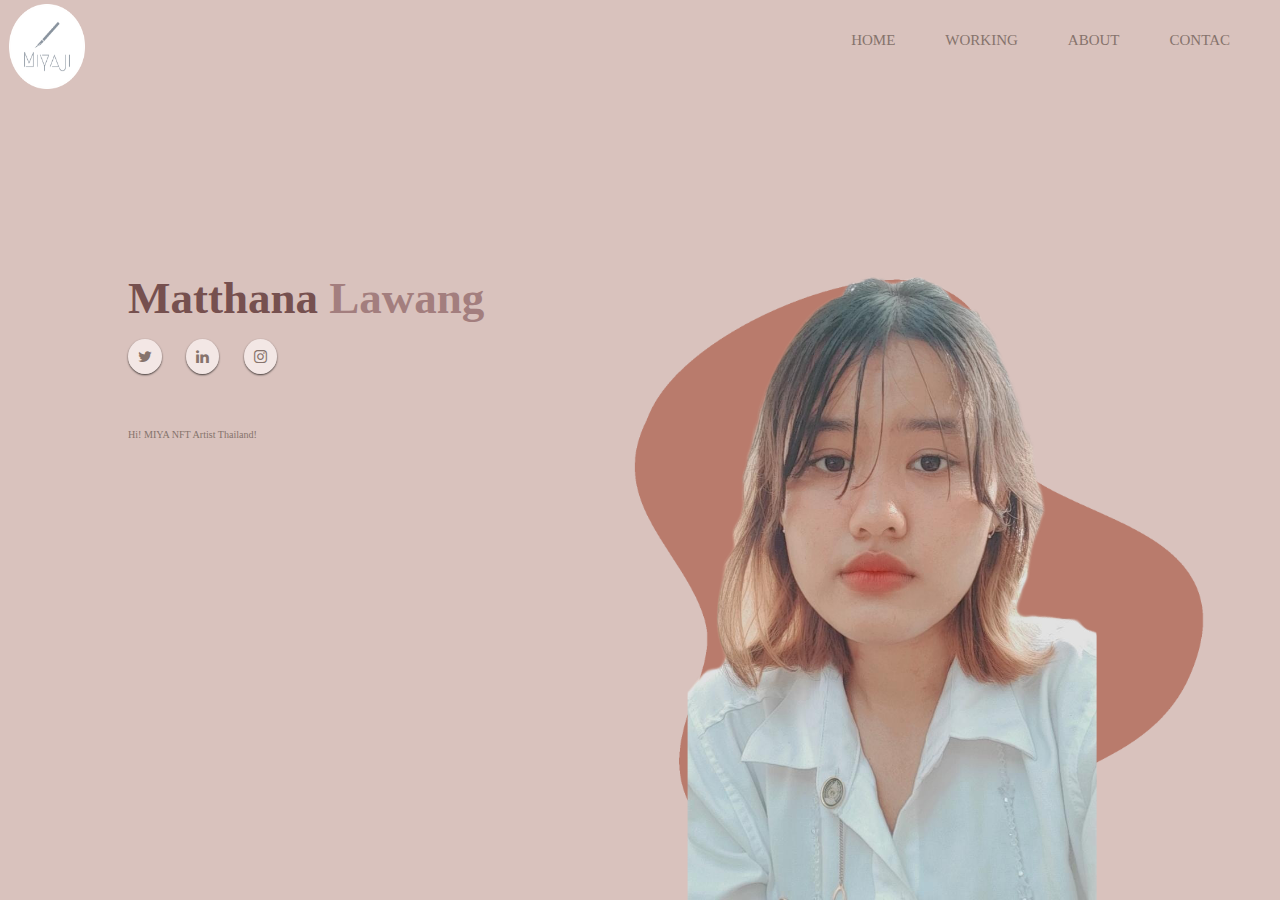
<file: index.html>
<!DOCTYPE html>
<html lang="en">
<head>
    <meta charset="UTF-8">
    <meta http-equiv="X-UA-Compatible" content="IE=edge">
    <meta name="viewport" content="width=device-width, initial-scale=1.0">
    <title>Personle Portfolio web</title>
    <link rel="stylesheet" href="style.css">
    <link rel="stylesheet" href="https://cdnjs.cloudflare.com/ajax/libs/font-awesome/5.13.0/css/all.min.css">
    <link rel="stylesheet" href="https://stackpath.bootstrapcdn.com/font-awesome/4.7.0/css/font-awesome.min.css">
</head>
<body>

        <div class="hero">
            <nav>
                <span class="nav-toggle" id="js-nav-toggle">
                 <i class="fas fa-bars"></i>
                </span>
                    <img class="logo" src="logo/lo1.png" >
                    <ul id="js-menu"> 
                        <li><a href="index.html">HOME</a></li>
                        <li><a href="index1.1.html">WORKING</a></li>
                        <li><a href="index2.html">ABOUT</a></li>
                        <li><a href="index3.html">CONTAC</a></li>
                   </ul>
            </nav>
     </div>

    <script src="script.js"></script>

    <div class="name">
        <h1>Matthana <span>Lawang</span></h1>
            <div class="social-img">
                <ul>
                    <li><a href="https://twitter.com/MIYAJI43?fbclid=IwAR1oWg-HvmREJ57pMIjxHKh5YDwEyODicHXJnBWGAEugk2urVqhquiWX4sw" target="_blank"><i class="fa tw fa-twitter"></i></a></li>
                    <li><a href="https://linktr.ee/miyaji" target="_blank"><i class="fa tw fa-linkedin"></i></a></li>
                    <li><a href="https://www.instagram.com/miyaji_pixel/" target="_blank"><i class="fa tw fa-instagram"></i></a></li>
             </ul>
        <p style="font-family: Georgia;"> Hi! MIYA  NFT artist thailand!
            <br> 
        </p>
        <div class="images">
            <img src="logo/B.png" class="B">
            <img src="logo/A.png" class="A">
            </div>       
        </div>
    </div>
</body>
</html>
</file>
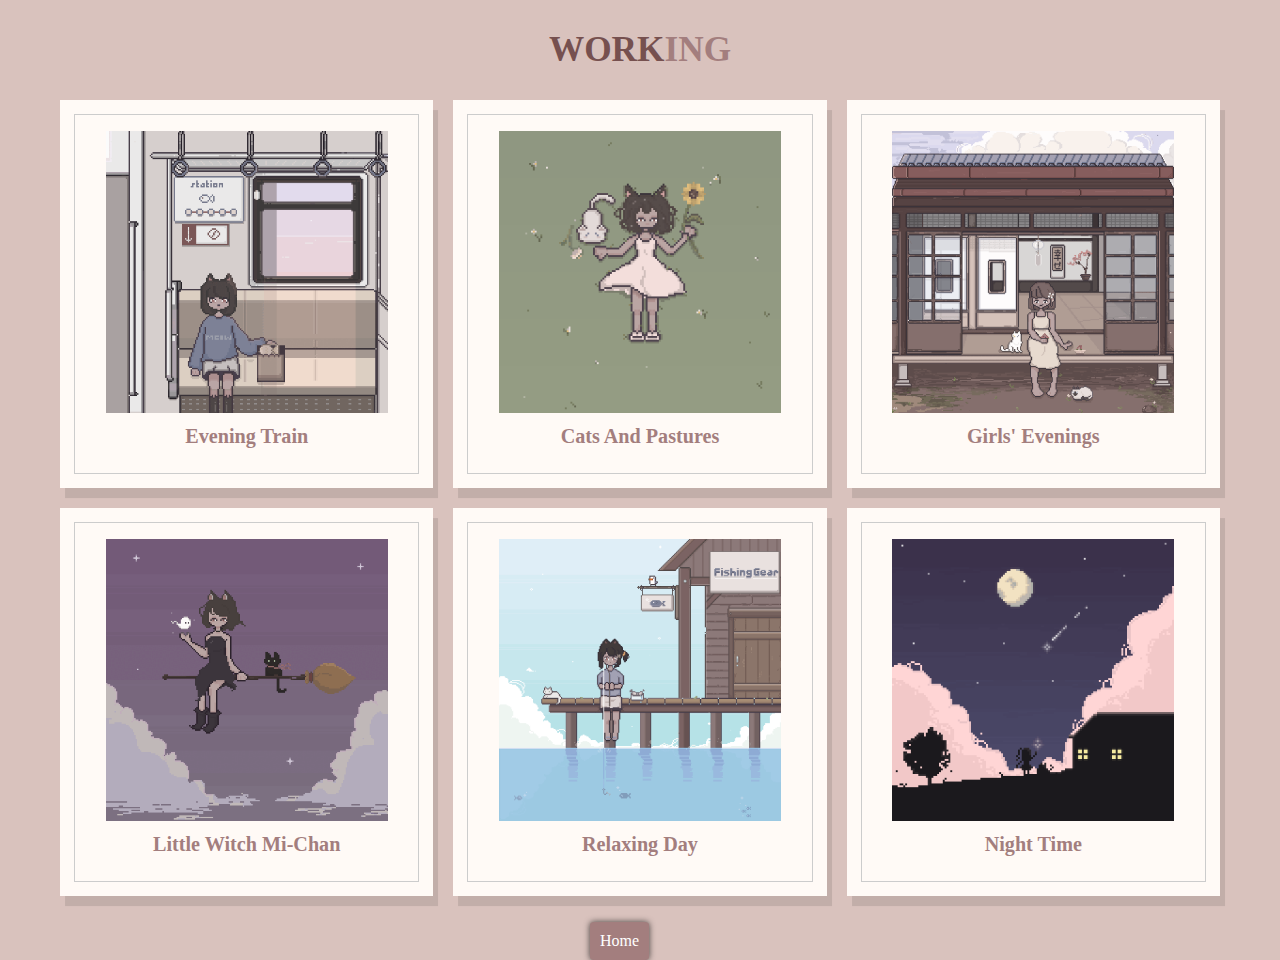
<file: index1.1.html>
<!DOCTYPE html>
<html lang="en">
<head>
    <meta charset="UTF-8">
    <meta http-equiv="X-UA-Compatible" content="IE=edge">
    <meta name="viewport" content="width=device-width, initial-scale=1.0">
    <title>WORKING</title>

    <!-- font font awesome cdn link -->
    <link rel="stylesheet" href="https://cdnjs.cloudflare.com/ajax/libs/font-awesome/5.15.4/css/all.min.css">

    <!-- custom css file link -->
    <link rel="stylesheet" href="style1.1.css">

    <!-- custom js file link -->
    <script src="script1.1.js" defer></script>

</head>
<body>
    <div class="container">

        <h3 class="title">WORK<span>ING</span></h3>
   
    
    <div class="product-container">
       
        <div class="product" data-name="p-1">
            <img src="logo/miyaji2.gif" alt="">
            <h3>Evening Train</h3>
        </div>

        <div class="product" data-name="p-2">
            <img src="logo/t5.gif" alt="">
            <h3>Cats and pastures</h3>
        </div>

        <div class="product" data-name="p-3">
            <img src="logo/tt4.gif" alt="">
            <h3>Girls' Evenings </h3>
        </div>

        <div class="product" data-name="p-4">
            <img src="logo/t6.gif" alt="">
            <h3>Little​ witch Mi-chan​ </h3>
        </div>

        <div class="product" data-name="p-5">
            <img src="logo/t7.gif" alt="">
            <h3>relaxing day​ </h3>
        </div>

        <div class="product" data-name="p-6">
            <img src="logo/t8.png" alt="">
            <h3>Night time​ </h3>
        </div>

     </div>   
    </div>

    <div class="products-preview">

        <div class="preview " data-target="p-1">
            <i class="fas fa-times"></i>
            <img src="logo/miyaji2.gif" alt="">
            <h3>Evening Train</h3>
            <p>A cat-eared girl who goes to buy her favorite fish snacks is traveling with Ban Dong, a beautifully colored evening sky train, sparkling pipes to the sea. </p>
        </div>

        
        <div class="preview" data-target="p-2">
            <i class="fas fa-times"></i>
            <img src="logo/t5.gif" alt="">
            <h3>Cats and pastures</h3>
            <p>Mi-chan loves sleeping among nature and flowers.</p>
        </div>

        <div class="preview" data-target="p-3">
            <i class="fas fa-times"></i>
            <img src="logo/tt4.gif" alt="">
            <h3>Girls' Evenings</h3>
            <p>A relaxing moment for a cat but a young girl.</p>
        </div>

        <div class="preview" data-target="p-4">
            <i class="fas fa-times"></i>
            <img src="logo/t6.gif" alt="">
            <h3>Little​ witch Mi-chan</h3>
            <p>Where is little witch Mi-chan going to fly with her black cat?</p>
        </div>

        <div class="preview" data-target="p-5">
            <i class="fas fa-times"></i>
            <img src="logo/t7.gif" alt="">
            <h3>relaxing day</h3>
            <p>Mi-chan comes fishing on a beautiful sea vacation with delicious fish, which is a really good holiday.</p>
        </div>

        <div class="preview" data-target="p-6">
            <i class="fas fa-times"></i>
            <img src="logo/t8.png" alt="">
            <h3>Night time</h3>
            <p>A young girl with a cute cat in the night sky</p>
        </div>

    </div>

        <div class="b"></div>
        <form action="index.html">
            <button class="button" style="background-color:#A37E7E; color:white; font-family: Georgia; font-size: 16px; ">Home</button> 
        </form>
</body>
</html>
</file>
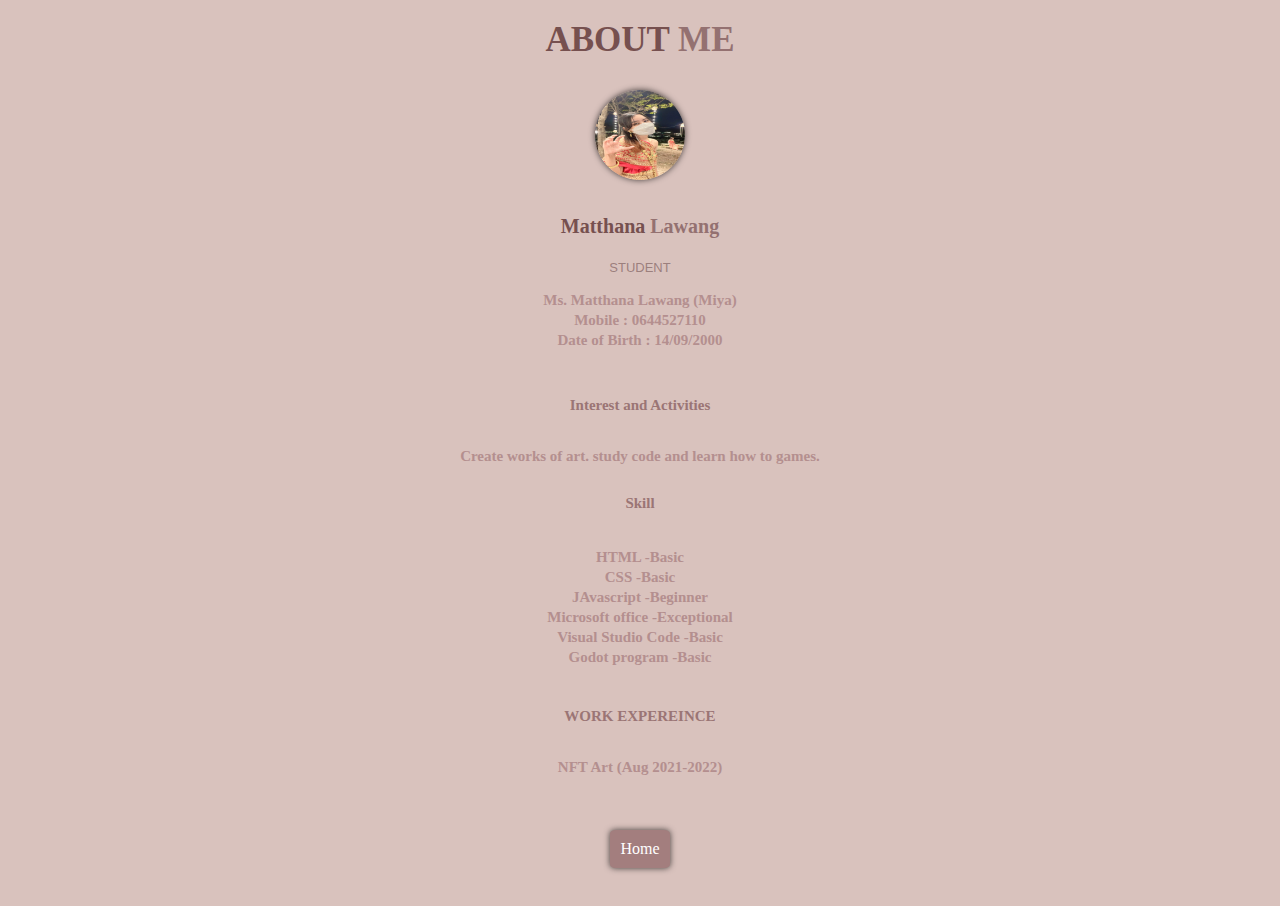
<file: index2.html>
<!DOCTYPE html>
<html lang="en">
<head>
    <meta charset="UTF-8">
    <meta http-equiv="X-UA-Compatible" content="IE=edge">
    <meta name="viewport" content="width=device-width, initial-scale=1.0">
    <title>ABOUT</title>
    <link rel="stylesheet" href="style2.css">
    <link rel="stylesheet" href="https://cdnjs.cloudflare.com/ajax/libs/font-awesome/5.13.0/css/all.min.css">
    <link rel="stylesheet" href="https://stackpath.bootstrapcdn.com/font-awesome/4.7.0/css/font-awesome.min.css">
</head>
<body>
    <div class="Name">
        <nav>
            <h1> ABOUT <span> ME </span></h1>
            <img src="logo/m.jpg" alt="" class="logo">
         <p> Matthana <SPan> Lawang  </SPan> </p>
         
         <div>
            <span class="slogan">Student</span>
        </div>
    <div class="m">       
        <p class="bio">
            Ms. Matthana Lawang  (Miya)
            <br> Mobile : 0644527110 
            <br>Date of Birth : 14/09/2000
            </p>
            <p class="Activities">
            <br><b>Interest and Activities</b>
           </p>          
           <p class="W">
            <br > Create works of art. study code and learn how to games.
           </p>
            <p class="Skill" >
            <b>Skill</b> 
           </p>
            <p class="s2">
            <br>HTML            -Basic
            <br>CSS             -Basic
            <br>JAvascript            -Beginner
            <br>Microsoft office             -Exceptional
            <br> Visual Studio Code          -Basic
            <br> Godot program               -Basic
           </p>
        <p class="WORKEXPEREINCE">
            <b>WORK EXPEREINCE</b> 
        </p>
            <p class="NFT">
            <br>NFT Art (Aug 2021-2022)                     
           </p>
           
    </div>
        <div class="b">
            <form action="index.html">
             <button class="button" style="background-color:#A37E7E; color:white; font-family: Georgia; font-size: 16px;">Home</button> 
            </form>
     </div>
</nav>

</body>
</html>
</file>
<file: style.css>
* {
    font-family: Georgia;
    margin: 0;
    padding: 0;
    box-sizing: border-box;
    outline: none; border: none;
    transition: all .2s linear;
    text-transform: capitalize;
}

html{
    font-size: 63%;
    overflow-x: hidden;
}

body{
    font-family: sans-serif;
    height: 100vh;
    background: #D9C2BD;
    margin: 0;
    padding: 0;

}

nav {
    display: flex;
    height: auto;
    justify-content: center;
    align-items: center;
    position: relative;
    flex-direction: column;

    
}

.nav-toggle {
    position: absolute;
    top: 20px;
    left: 20px;
    font-size: 20px;
    justify-content: space-between;
    display: inline-block;
    margin-left: 90%;
    cursor: pointer;
    color: #86736C;
    

}

img.logo {
    width: 85px;
    height: 85px;
    right: 80%;
    margin-top: 1%;
    display: inline;
    margin-right: 680px;
    
    
    
}

ul {
    position: fixed;
    justify-content: top;
    padding-left: 0;
    display: none;
    margin-left: 100c;

}

ul li {
    width: 20px;
    list-style-type: none;
    font-size: 15px;
    cursor: pointer;
    margin: 15px;
    text-align: center;
    padding: 5px 40px;
    margin-top: 1px;

}

ul li a {
    display: flex;
    text-decoration: none;
    color: #86736C;
    font-family: Georgia;

}

ul li:first-child {
    margin-top: 5;
    
}

ul li:hover {
    opacity: 0.5;
}

.active {
    display: flex;
}

@media screen and (min-width: 1000px) {
  nav {
    height: 80px;
    flex-direction: row;
  }  

  .logo {
    padding-left: 9px;
    margin: 0;
    width: 20px;
  }


  ul {
    position: relative;
    display: flex;
    justify-content: flex-end;
    width: 80%;
    flex-direction: row;

  }

  ul li {
    display: inline-block;
    margin: 0 70px 0 0;
    width: auto;
    text-align: left;
    border-bottom-style: none;
    padding: 0;

  }

  .nav-toggle {
    display: none;
  }
  
}

.name {
    margin-left: 10%;
    margin-top: 15%;
}

.name h1 {
    font-size: 45px;
    color: #76504F;
    margin-bottom: 15px;
    font-family: Georgia;
}

span {
    color: #A37E7E;
}

.name p {
    color: #86736C;
    line-height: 22px;
}

.images {
    width: 45%;
    height: 85%;
    position: absolute;
    bottom: 0;
    right: 100px;
}

.images img {
    height: 95%;
    position: absolute;
    left: 50%;
    bottom: 0;
    transform: translateX(-50%);
    transition: bottom 1s, left 1s;
}


.images:hover .B {
    bottom: 20px;
}

.images:hover .A {
    left: 45%;
}

.social-img ul {
    margin: 0px;
    text-align: left;
    width: 15%;
    margin-bottom: 50px;


}
.social-img ul li {
    display: inline;
    margin-right: auto;
    background: rgba(255, 247, 247, 0.686);
    padding: 10px;
    border-radius: 50%;
    cursor: pointer;
    transition: background 150ms ease-in-out;
    box-shadow: 0px 1px 2px rgba(0, 0, 0, 0.7);
}
.social-img ul li:hover {
    background: rgb(105, 90, 90);
}



@media screen and (min-width: 500px) {
    ul li {
        display: inline-block;
        margin: 0 50px 0 0;
        width: auto;
        text-align: left;
        border-bottom-style: none;
        padding: 0;
    
      }

      .logo {
        display: none;
    
      }
    
}
</file>
<file: style1.1.css>
* {
    font-family: Georgia;
    margin: 0;
    padding: 0;
    box-sizing: border-box;
    outline: none; border: none;
    transition: all .2s linear;
    text-transform: capitalize;
}

html{
    font-size: 63%;
    overflow-x: hidden;
}

body {
    background-color: #D9C2BD;
}

.container {
    max-width: 1200px;
    margin: 0 auto;
    padding: 3rem 2rem;
}

.container .title {
    font-size: 3.5rem;
    color: #76504F;
    margin-bottom: 3rem;
    text-transform: uppercase;
    text-align: center;
}

.container .title span {
    color: #A37E7E;
}

.container .product-container {
    display: grid;
    grid-template-columns: repeat(auto-fit, minmax(30rem, 1fr ));
    gap: 2rem;
}

.container .product-container .product {
    text-align: center;
    padding: 3rem 2rem;
    background: #FFFAF6;
    box-shadow: 0.5rem 1rem rgba(0, 0, 0,.1);
    outline: .1rem solid #ccc;
    outline-offset: -1.5rem;
    cursor: pointer;
}

.container .product-container .product:hover {
    box-shadow: 0.5rem 1rem rgba(0, 0, 0,.1);
    outline: .1rem solid #222;
    outline-offset: 0;
}

.container .product-container .product img {
    height: 28rem;
}

.product :hover {
    opacity: 0.5;
}

.container .product-container .product:hover img {
    transform: scale(.9);
}

.container .product-container .product h3 {
    padding: 1rem 0;
    font-size: 2rem;
    color: #A37E7E;
}

.container .product-container .product:hover h3 {
    color: #76504F;
}

.products-preview {
    position: fixed;
    top: 0; left: 0;
    min-height: 100vh;
    width: 100%;
    background: rgba(0, 0, 0,0.8);
    display: none;
    align-items: center;
    justify-content: center;
}

.products-preview .preview {
    display: none;
    padding: 2rem;
    text-align: center;
    background: #FFFAF6;
    position: relative;
    margin: 2rem;
    width: 40rem;
}

.products-preview .preview.active {
    display: inline-block;
}

.products-preview .preview img{
    height: 30rem;
}

.products-preview .preview img:hover{
    opacity: 0.5;
}

.products-preview .preview .fa-times {
    position: absolute;
    top: 0.7rem; right: 1rem;
    cursor: pointer;
    color: #444;
    font-size: 2.5rem;
}

.products-preview .preview .fa-times:hover {
    transform: rotate(90deg);
}

.products-preview .preview h3 {
    color: #444;
    padding: 5rem 0;
    font-size: 2.5rem;
}

.products-preview .preview {
    color: #444;
    line-height: 1.6;
    padding: 2rem 0;
    font-size: 1.6rem;
}

.b {
    text-align: center;
    margin-top: 1rem;
    margin-bottom: 1rem;

    

}

button {
    margin-right: auto;
    background: rgba(255, 247, 247, 0.686);
    padding: 10px;
    border-radius: 8%;
    cursor: pointer;
    box-shadow: 0px 0px 6px rgba(0, 0, 0, 0.7);
    border: 0;
    margin: -20px -50px; 
    position:relative;
    left:50%;
    
     
    
}


button:hover {
    opacity: 0.5;
}

@media (min-width: 600px) {

}
</file>
<file: style2.css>
body {
    font-family: sans-serif;
    height: 100vh;
    background: #D9C2BD;
    margin: 0;
    padding: 0;

}

nav {
    display: flex;
    height: auto;
    justify-content: space-between;
    position: relative;
    flex-direction: column;
    
}

.Name {
    margin-left: auto;
    margin-right: auto;
    text-align: center;
    vertical-align: middle
}

.Name h1 {
    font-family: Georgia;
    font-size: 35px;
    font-weight: bold;
    color: #76504F;
    margin: 20px;
    margin-bottom: 20px;
}

.Name span {
    color: #A37E7E;
}


img.logo {
    width: 90px;
    height: 90px;
    border-radius: 70%;
    display: block;
    margin-left: auto;
    margin-right: auto;
    margin-top: 10px;
    box-shadow: 0px 0px 6px rgba(0, 0, 0, 0.7);
}

.Name p {
    font-family: Georgia;
    font-size: 20px;
    font-weight: bold;
    color: #76504F;
    margin: 20px;
    margin-bottom: 20px;
    padding: 15px;
}

.Name span {
    color: #947171;
}

span.slogan {
    display: block;
    text-align: center;
    text-transform: uppercase;
    font-size: 13px;
    color: rgba(128, 97, 97, 0.7);
    margin-top: -1%;

}
.m p {
    font-family: Georgia;
    color: #b48f8f;
    margin-left: auto;
    margin-right: auto;
    width: 6em
    
}
p.bio {
    margin: auto; 
    width: 50%; 
    padding: -2%; 
    font-size: 15px;
    font-family: Georgia;
    line-height: 20px;
    
}

p.Activities {
    color: #9b7575;
    margin: auto; 
    width: 50%; 
    padding: -2%; 
    font-size: 15px;
    font-family: Georgia;
}

p.W {
    margin: auto; 
    width: 50%; 
    padding: -2%; 
    font-size: 15px;
    font-family: Georgia;
    margin-top: -1%;
}

p.Skill {
    color: #9b7575;
    margin: auto; 
    width: 50%; 
    padding: -2%; 
    font-size: 15px;
    font-family: Georgia;

    
}

p.WORKEXPEREINCE { 
    color: #9b7575;
    margin: auto; 
    width: 50%; 
    padding: -2%; 
    font-size: 15px;
    font-family: Georgia;

}


p.s2 {
    margin: auto; 
    width: 50%; 
    margin-bottom: 1%;
    padding: 1%;
    margin-top: -1%;
    font-size: 15px;
    font-family: Georgia;
    line-height: 20px;


}

p.NFT {
    margin: auto; 
    width: 50%; 
    padding: -2%; 
    font-size: 15px;
    font-family: Georgia;
    margin-top: -1%;

}
.b {
    display: block;
    padding: 3%;
    margin-top: auto;
    margin-bottom: 0;
    text-align: center;
}

button {

        display: inline;
        margin-right: auto;
        background: rgba(255, 247, 247, 0.686);
        padding: 10px;
        border-radius: 10%;
        cursor: pointer;
        box-shadow: 0px 0px 6px rgba(0, 0, 0, 0.7);
        border: 0;

    
   
}

button:focus { 
    outline: none; 
}


button:hover {
    opacity: 0.5;
}


@media (max-width: 900px) {
    .b {
        margin-top: auto;
        margin-bottom: 0;
        text-align: center;
    }


}

@media (max-width: 600px) {
    .b {
        margin-top: auto;
        margin-bottom: 0;
        text-align: center;
    }


}
</file>
